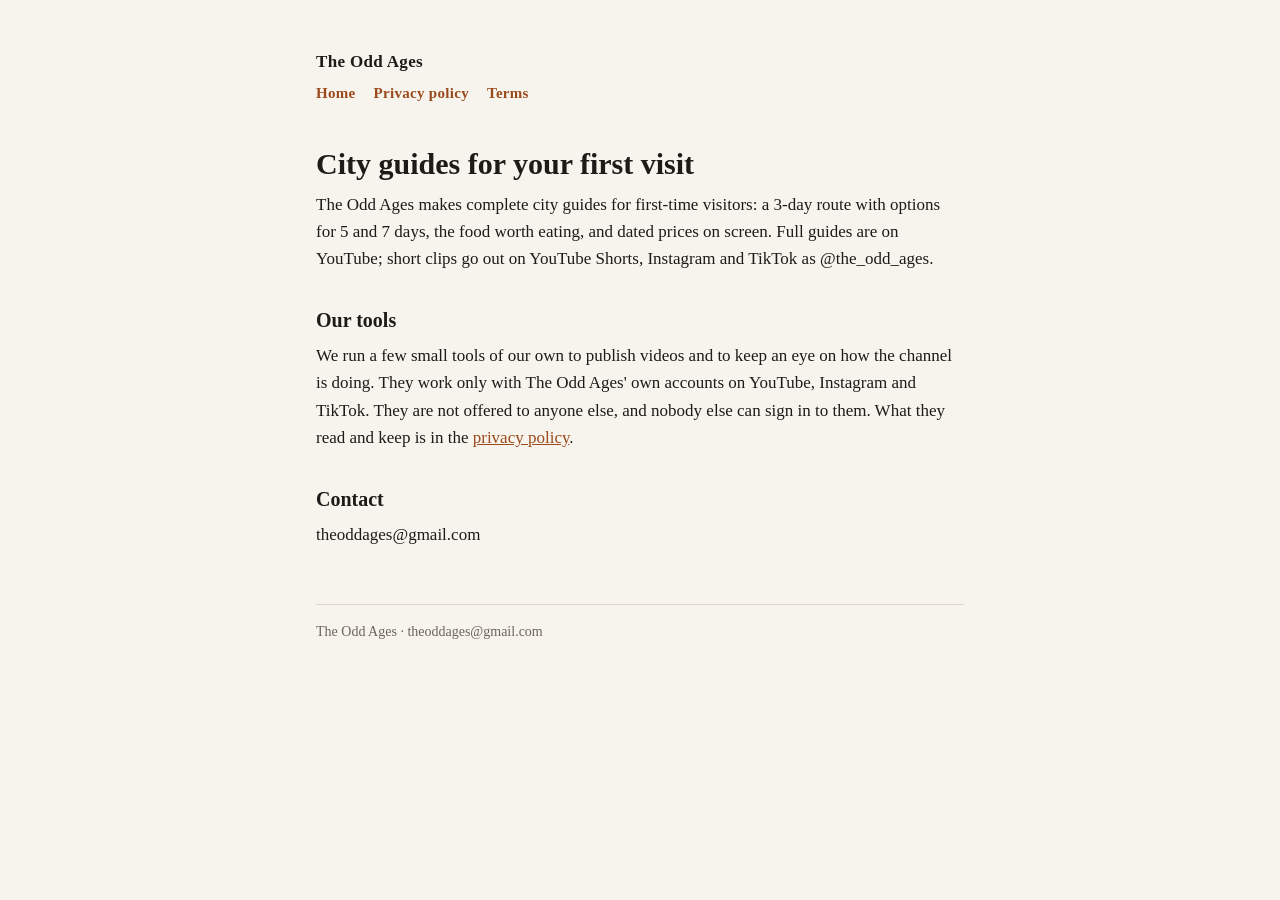
<file: index.html>
<!doctype html>
<html lang="en"><head><meta charset="utf-8"><meta name="viewport" content="width=device-width,initial-scale=1">
<title>The Odd Ages</title><link rel="stylesheet" href="style.css"></head>
<body><main>
<header><a href="index.html">The Odd Ages</a>
<nav><a href="index.html">Home</a><a href="privacy.html">Privacy policy</a><a href="terms.html">Terms</a></nav></header>
<h1>City guides for your first visit</h1>
<p>The Odd Ages makes complete city guides for first-time visitors: a 3-day route with options for 5 and 7 days, the food worth eating, and dated prices on screen. Full guides are on YouTube; short clips go out on YouTube Shorts, Instagram and TikTok as @the_odd_ages.</p>
<h2>Our tools</h2>
<p>We run a few small tools of our own to publish videos and to keep an eye on how the channel is doing. They work only with The Odd Ages' own accounts on YouTube, Instagram and TikTok. They are not offered to anyone else, and nobody else can sign in to them. What they read and keep is in the <a href="privacy.html">privacy policy</a>.</p>
<h2>Contact</h2>
<p>theoddages@gmail.com</p>
<footer>The Odd Ages · theoddages@gmail.com</footer>
</main></body></html>
</file>
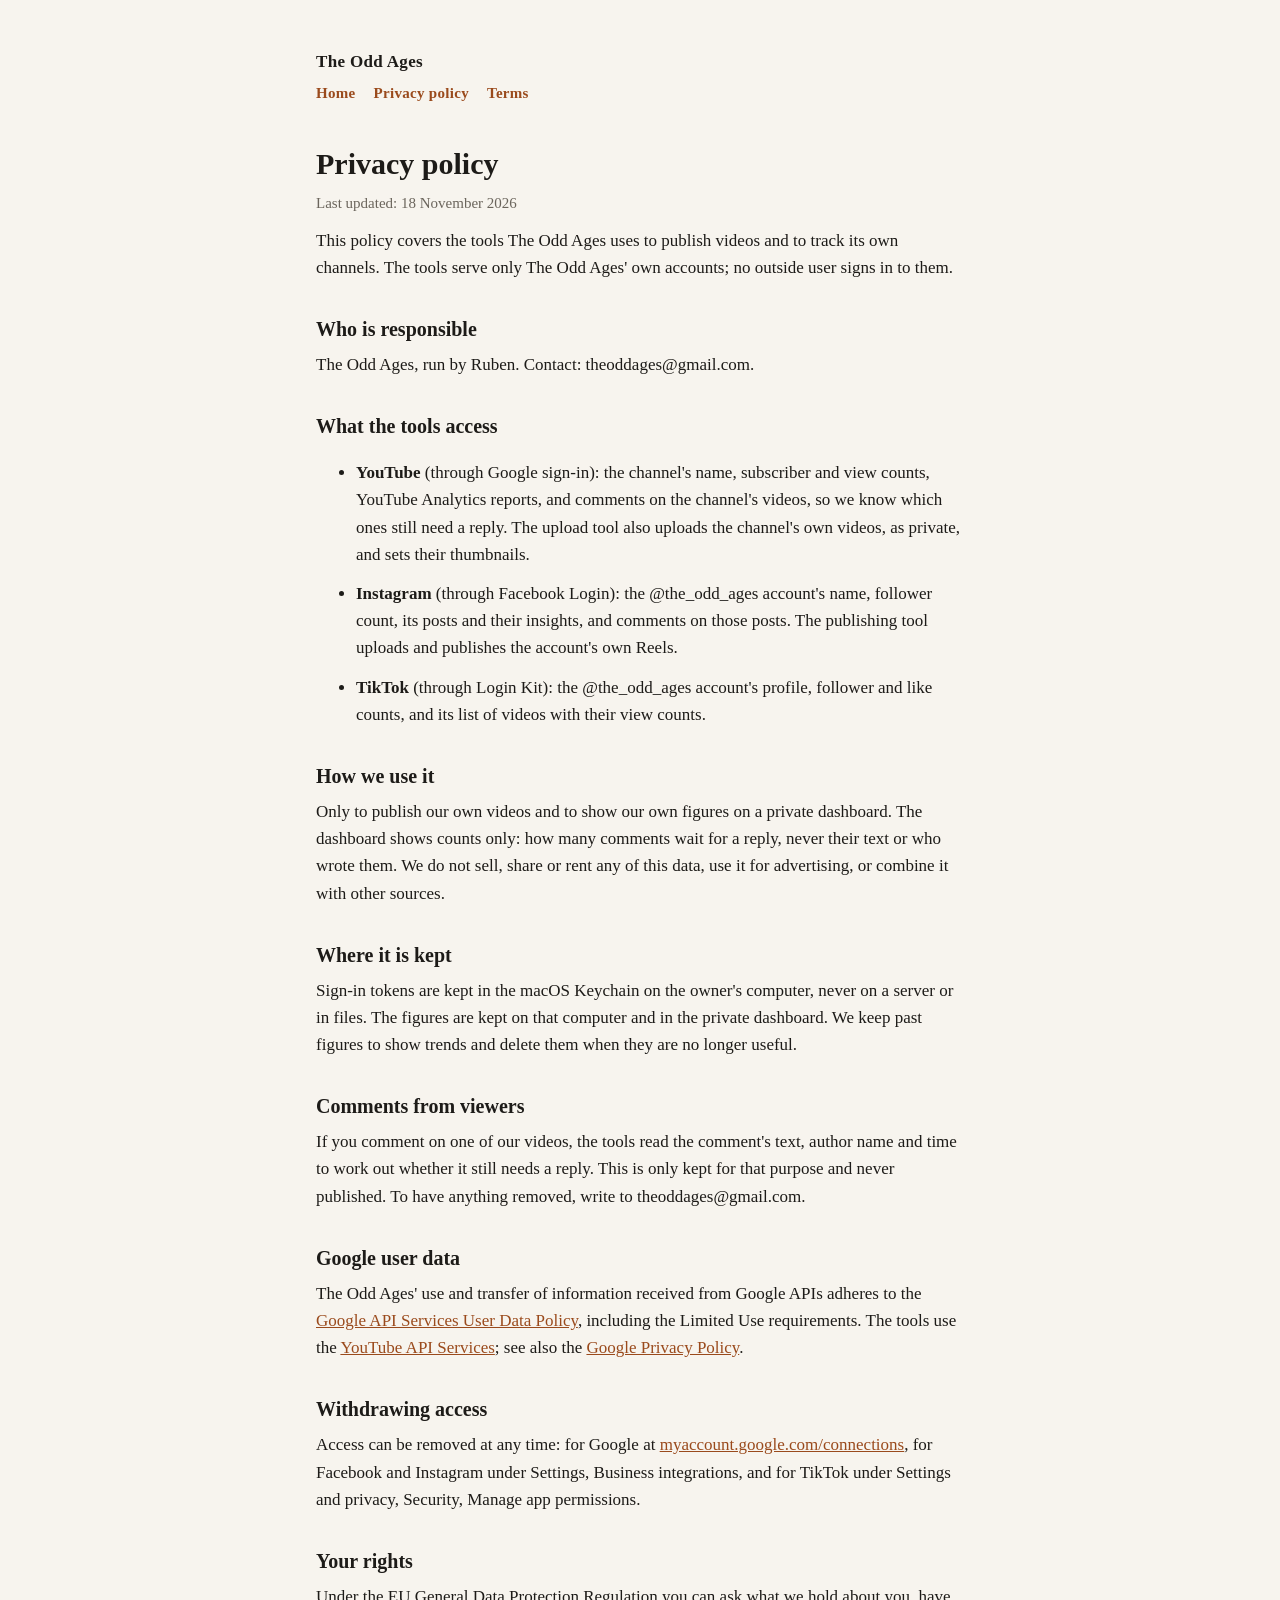
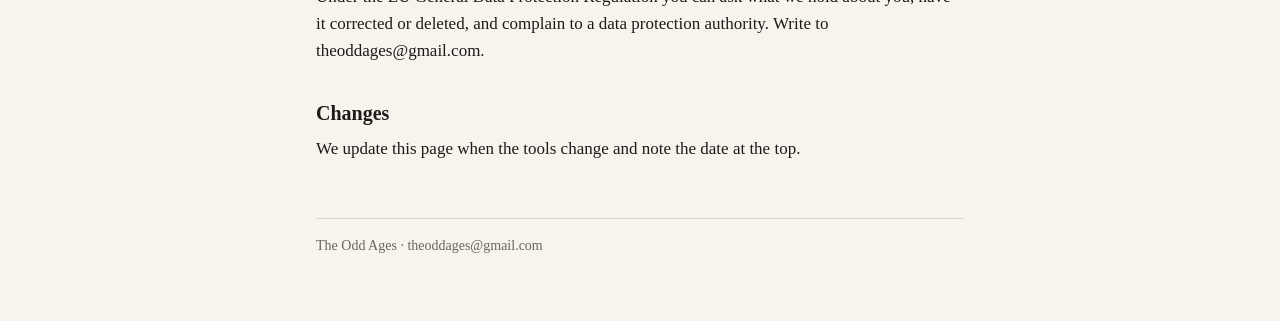
<file: privacy.html>
<!doctype html>
<html lang="en"><head><meta charset="utf-8"><meta name="viewport" content="width=device-width,initial-scale=1">
<title>Privacy policy</title><link rel="stylesheet" href="style.css"></head>
<body><main>
<header><a href="index.html">The Odd Ages</a>
<nav><a href="index.html">Home</a><a href="privacy.html">Privacy policy</a><a href="terms.html">Terms</a></nav></header>
<h1>Privacy policy</h1>
<p class="muted">Last updated: 18 November 2026</p>
<p>This policy covers the tools The Odd Ages uses to publish videos and to track its own channels. The tools serve only The Odd Ages' own accounts; no outside user signs in to them.</p>
<h2>Who is responsible</h2>
<p>The Odd Ages, run by Ruben. Contact: theoddages@gmail.com.</p>
<h2>What the tools access</h2>
<ul>
<li><strong>YouTube</strong> (through Google sign-in): the channel's name, subscriber and view counts, YouTube Analytics reports, and comments on the channel's videos, so we know which ones still need a reply. The upload tool also uploads the channel's own videos, as private, and sets their thumbnails.</li>
<li><strong>Instagram</strong> (through Facebook Login): the @the_odd_ages account's name, follower count, its posts and their insights, and comments on those posts. The publishing tool uploads and publishes the account's own Reels.</li>
<li><strong>TikTok</strong> (through Login Kit): the @the_odd_ages account's profile, follower and like counts, and its list of videos with their view counts.</li>
</ul>
<h2>How we use it</h2>
<p>Only to publish our own videos and to show our own figures on a private dashboard. The dashboard shows counts only: how many comments wait for a reply, never their text or who wrote them. We do not sell, share or rent any of this data, use it for advertising, or combine it with other sources.</p>
<h2>Where it is kept</h2>
<p>Sign-in tokens are kept in the macOS Keychain on the owner's computer, never on a server or in files. The figures are kept on that computer and in the private dashboard. We keep past figures to show trends and delete them when they are no longer useful.</p>
<h2>Comments from viewers</h2>
<p>If you comment on one of our videos, the tools read the comment's text, author name and time to work out whether it still needs a reply. This is only kept for that purpose and never published. To have anything removed, write to theoddages@gmail.com.</p>
<h2>Google user data</h2>
<p>The Odd Ages' use and transfer of information received from Google APIs adheres to the <a href="https://developers.google.com/terms/api-services-user-data-policy">Google API Services User Data Policy</a>, including the Limited Use requirements. The tools use the <a href="https://developers.google.com/youtube/terms/api-services-terms-of-service">YouTube API Services</a>; see also the <a href="https://policies.google.com/privacy">Google Privacy Policy</a>.</p>
<h2>Withdrawing access</h2>
<p>Access can be removed at any time: for Google at <a href="https://myaccount.google.com/connections">myaccount.google.com/connections</a>, for Facebook and Instagram under Settings, Business integrations, and for TikTok under Settings and privacy, Security, Manage app permissions.</p>
<h2>Your rights</h2>
<p>Under the EU General Data Protection Regulation you can ask what we hold about you, have it corrected or deleted, and complain to a data protection authority. Write to theoddages@gmail.com.</p>
<h2>Changes</h2>
<p>We update this page when the tools change and note the date at the top.</p>
<footer>The Odd Ages · theoddages@gmail.com</footer>
</main></body></html>
</file>
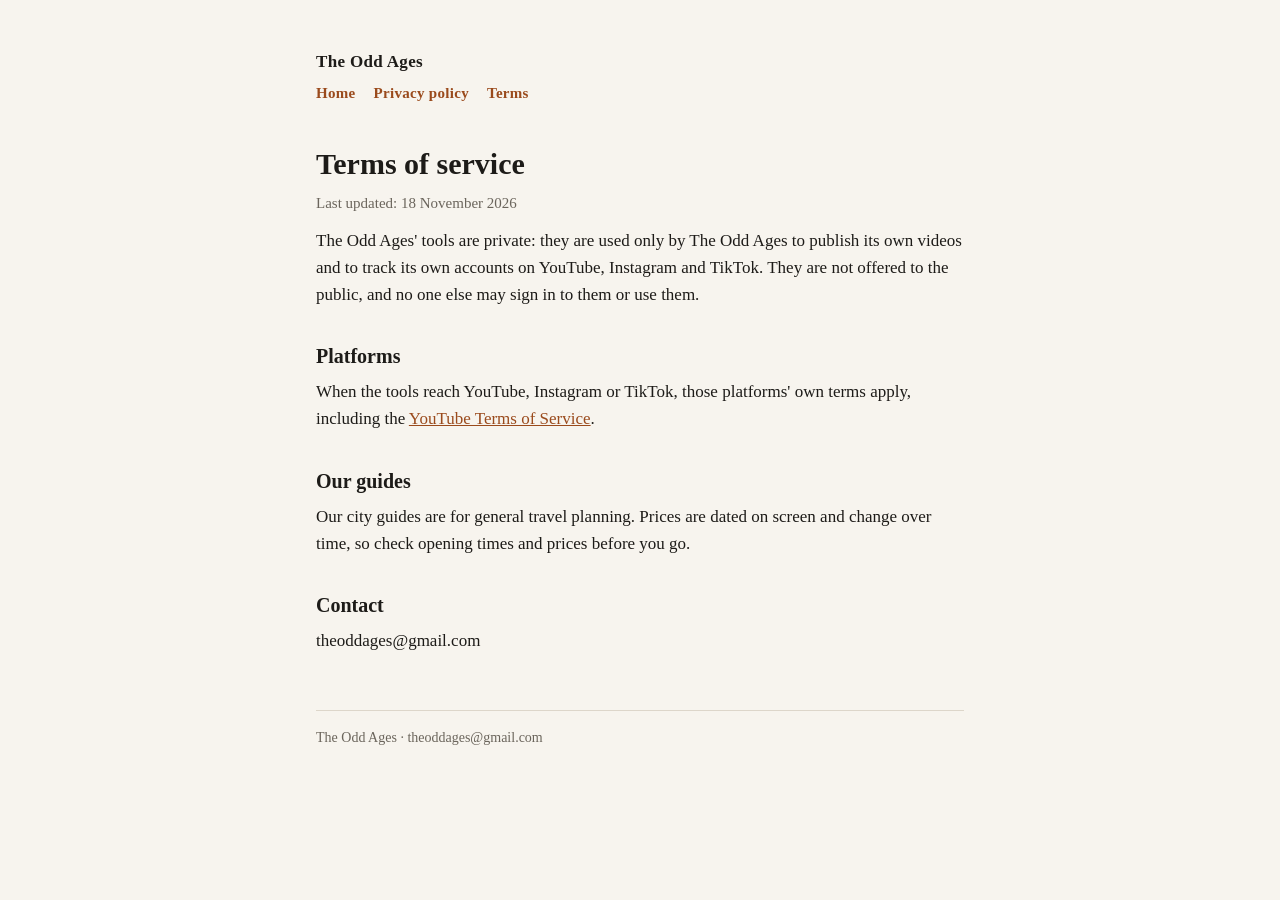
<file: terms.html>
<!doctype html>
<html lang="en"><head><meta charset="utf-8"><meta name="viewport" content="width=device-width,initial-scale=1">
<title>Terms</title><link rel="stylesheet" href="style.css"></head>
<body><main>
<header><a href="index.html">The Odd Ages</a>
<nav><a href="index.html">Home</a><a href="privacy.html">Privacy policy</a><a href="terms.html">Terms</a></nav></header>
<h1>Terms of service</h1>
<p class="muted">Last updated: 18 November 2026</p>
<p>The Odd Ages' tools are private: they are used only by The Odd Ages to publish its own videos and to track its own accounts on YouTube, Instagram and TikTok. They are not offered to the public, and no one else may sign in to them or use them.</p>
<h2>Platforms</h2>
<p>When the tools reach YouTube, Instagram or TikTok, those platforms' own terms apply, including the <a href="https://www.youtube.com/t/terms">YouTube Terms of Service</a>.</p>
<h2>Our guides</h2>
<p>Our city guides are for general travel planning. Prices are dated on screen and change over time, so check opening times and prices before you go.</p>
<h2>Contact</h2>
<p>theoddages@gmail.com</p>
<footer>The Odd Ages · theoddages@gmail.com</footer>
</main></body></html>
</file>
<file: style.css>
:root{--bg:#f7f4ee;--fg:#1d1b18;--muted:#6b655c;--line:#ddd6ca;--link:#9a4a1c}
@media (prefers-color-scheme:dark){:root{--bg:#161513;--fg:#ece7de;--muted:#a39b8f;--line:#33302b;--link:#e59a62}}
*{box-sizing:border-box}
body{margin:0;background:var(--bg);color:var(--fg);font:17px/1.6 Georgia,"Iowan Old Style",serif}
main{max-width:680px;margin:0 auto;padding:48px 16px 64px}
header a{color:var(--fg);text-decoration:none;font-weight:bold;letter-spacing:.02em}
nav{display:flex;gap:18px;margin-top:6px;font-size:15px}
nav a,a{color:var(--link)}
h1{font-size:30px;line-height:1.25;margin:40px 0 8px}
h2{font-size:20px;margin:32px 0 6px}
p,li{margin:0 0 12px}
.muted{color:var(--muted);font-size:15px}
footer{margin-top:56px;padding-top:16px;border-top:1px solid var(--line);font-size:14px;color:var(--muted)}
</file>
